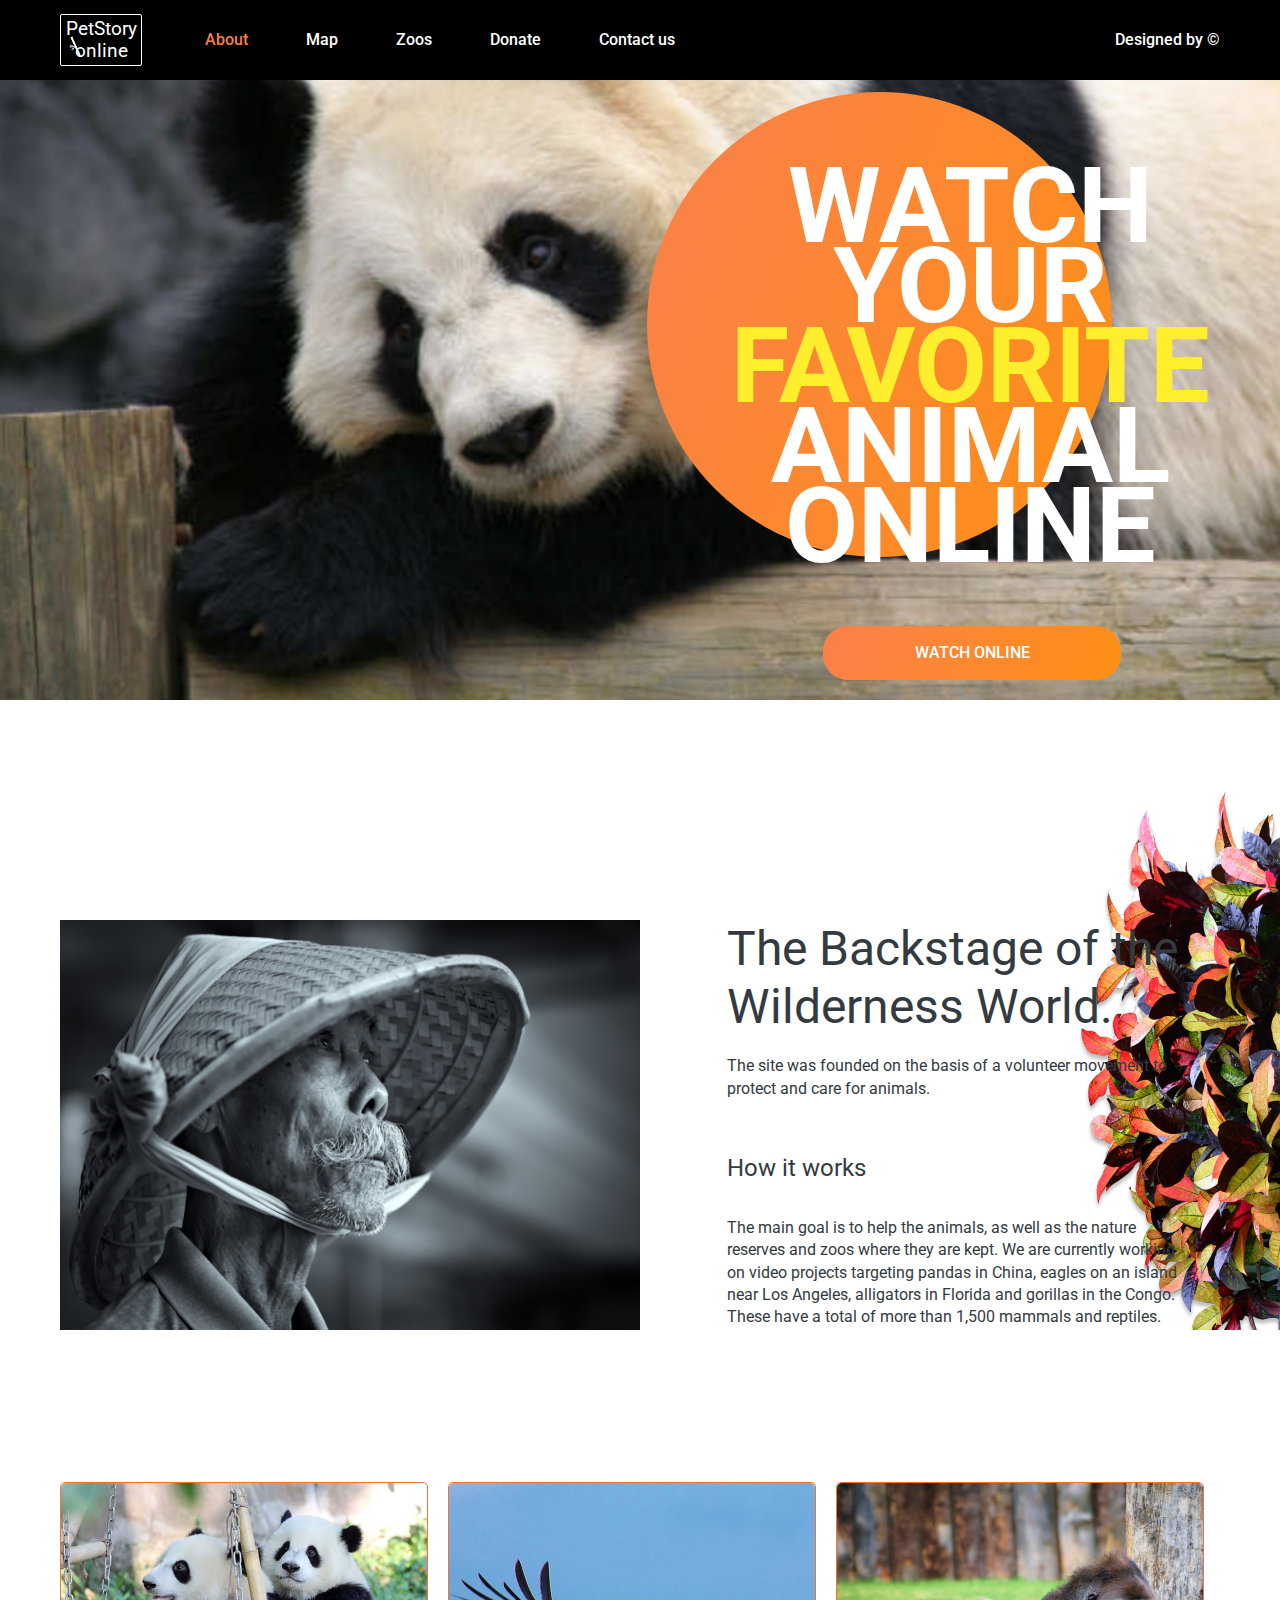
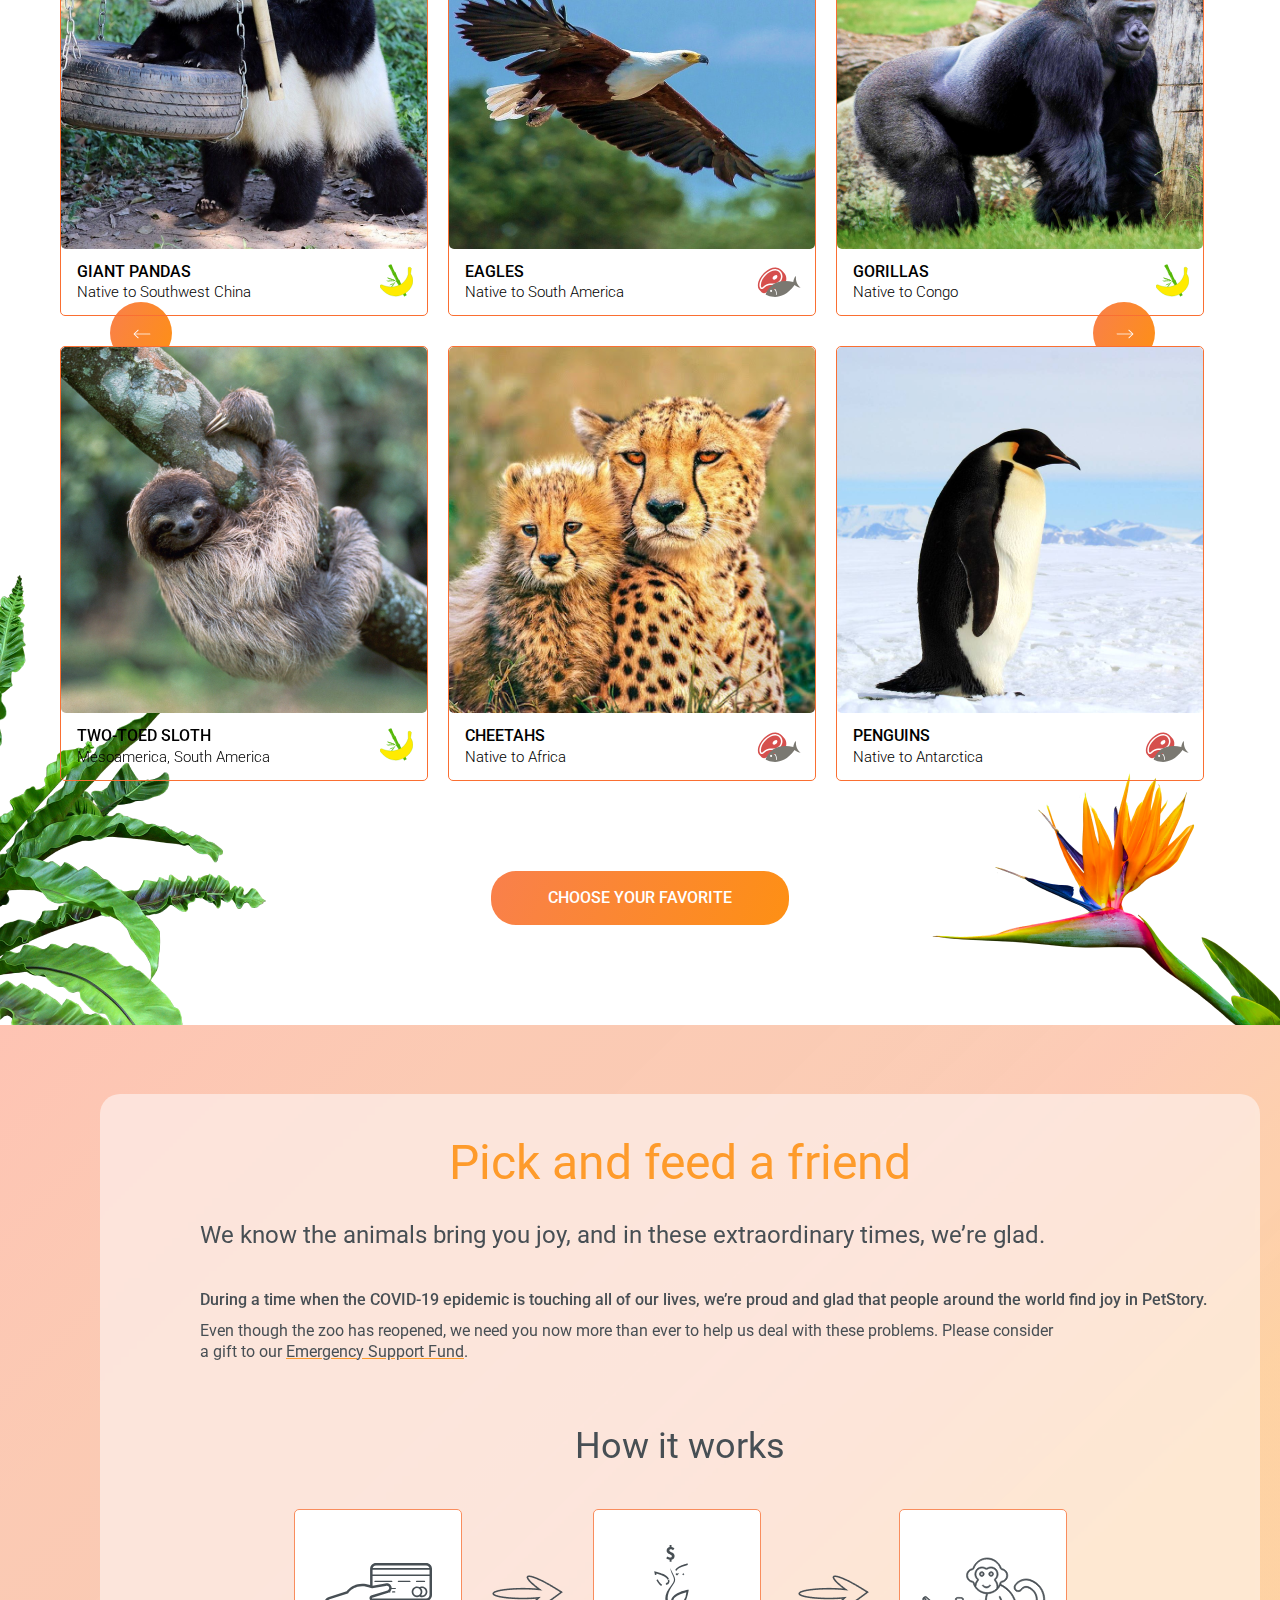
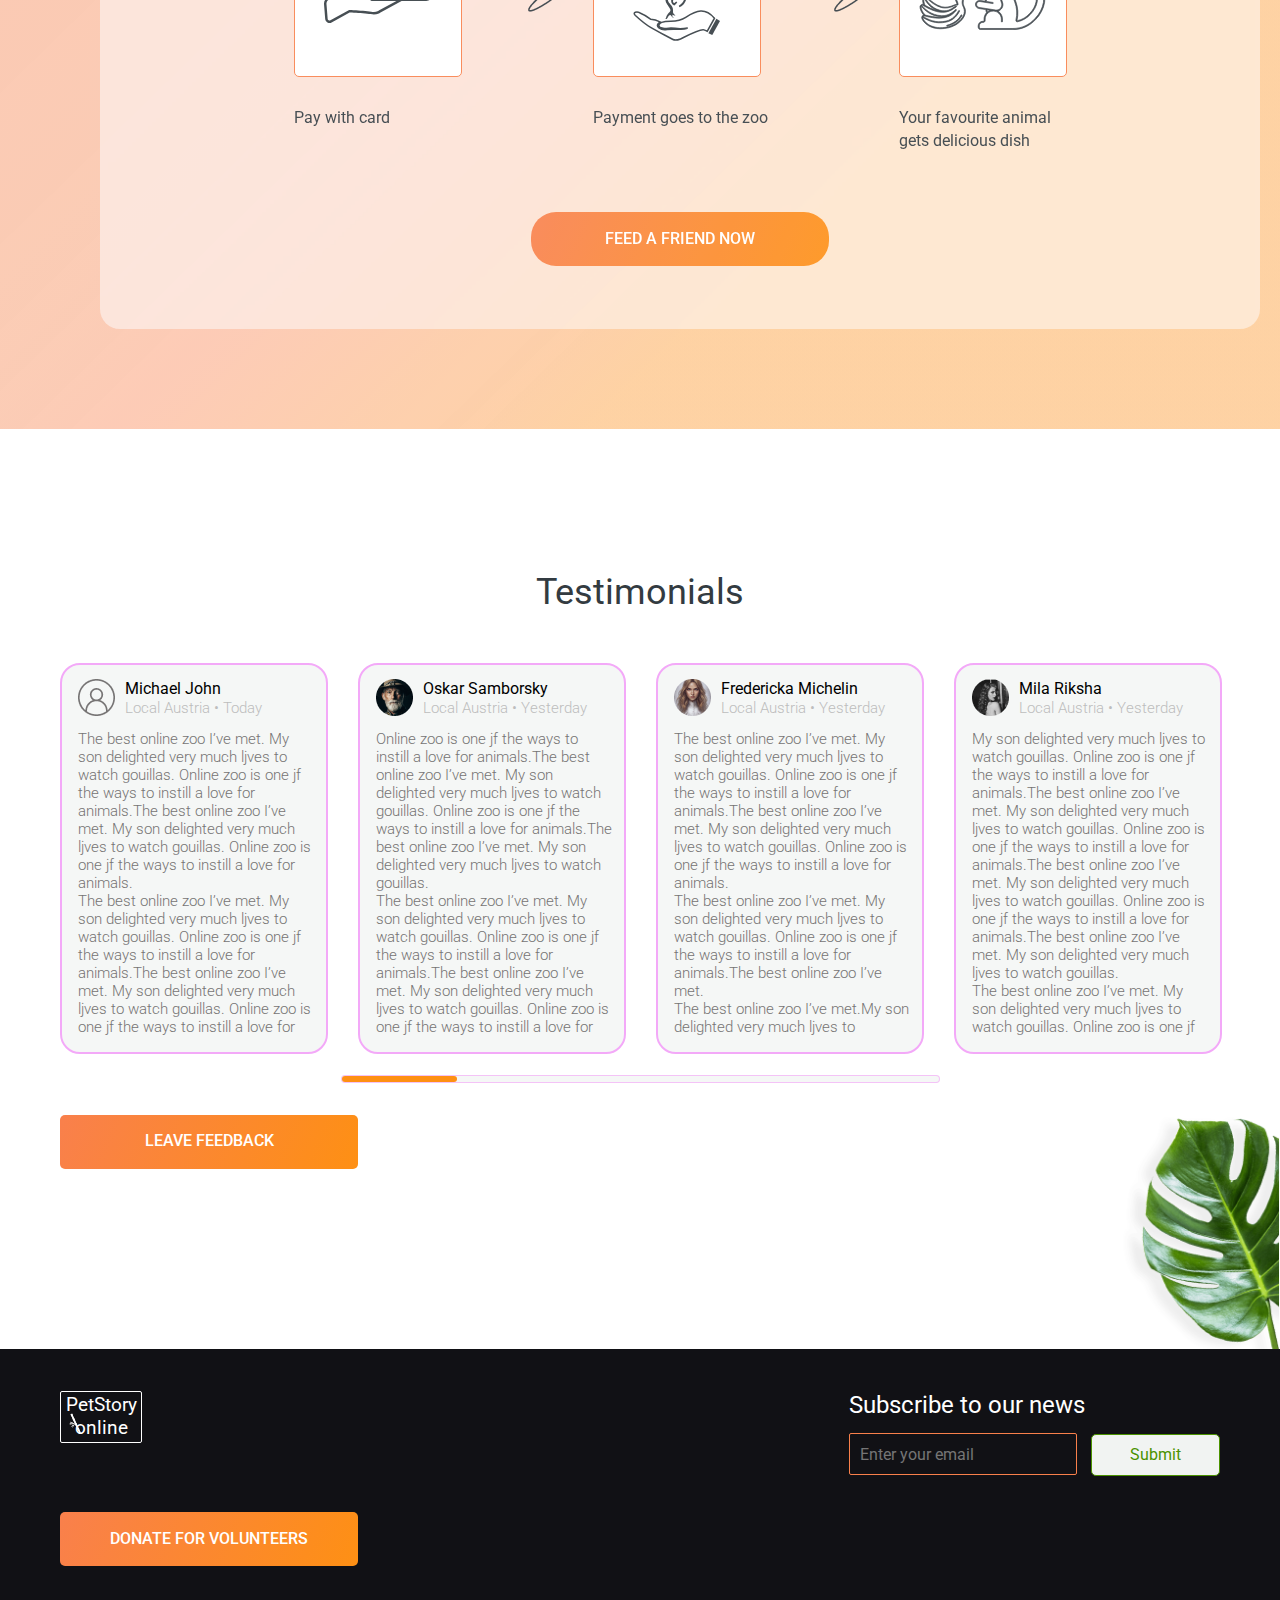
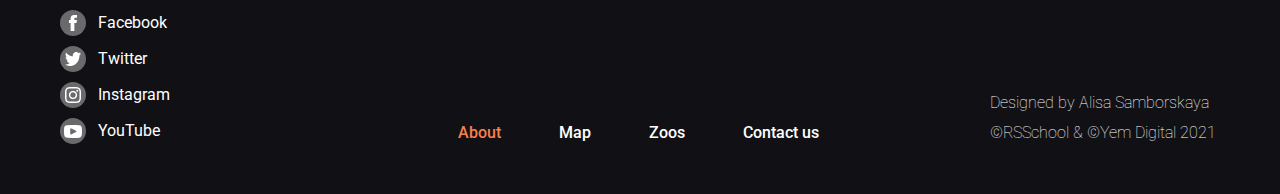
<file: index.html>
<!DOCTYPE html>
<html lang="en">
<head>
    <meta charset="UTF-8">
    <meta http-equiv="X-UA-Compatible" content="IE=edge">
    <meta name="viewport" content="width=device-width, initial-scale=1.0">
    <link rel="stylesheet" href="style.css">
    <link href="https://fonts.googleapis.com/css2?family=Aleo:wght@400;700&amp;family=Red+Hat+Text:ital,wght@0,500;1,400&amp;family=Roboto:wght@100;300;400;500;700;900&amp;display=swap" rel="stylesheet">
    <title>Document</title>
</head>
<body>
    <div class="wrapp">
        <header>
            <div class="container">
                <div class="header">
                    <div class="header-left">
                        <div class="logo-btn">
                                <a class="logo" href="https://viktor-byte.github.io/online-zoo-new/">
                                    <h1>PetStory<br>online</h1>
                                    <img src="./assert/icons/bambooNew.svg" alt="">
                                </a>
                        </div>
                        <nav>
                            <ul>
                                <li><a class="about" href="https://viktor-byte.github.io/online-zoo-new/">About</a></li>
                                <li><a href="">Map</a></li>
                                <li><a href="">Zoos</a></li>
                                <li><a href="./donate.html">Donate</a></li>
                                <li><a href="">Contact us</a></li>
                            </ul>
                        </nav>
                    </div>
                    <div class="text">
                    <a class="text-link" href="https://www.figma.com/file/ypzT9idgAILaSRVRmDAJxn/online-zoo-3-weeks">Designed by ©</a> 
                    </div>
                </div>
            </div>
        </header>
   <main>
            <section class="sec1">
             
                    <div class="elipse"></div>
                    <p>Watch <br>your<br> <span class="favorite">favorite</span><br> animal<br> online</p>
                    <button class="but">watсh online</button>
                   
            </section>
                <section class="backstage">
                    <div class="backstage-container">
                    <div class="backstage-content">
                        <img src="./assert/images/bamboo-cap.png" alt="">
                        <div class="backstage-text">
                            <h2>The Backstage of the Wilderness World.</h2>
                            <p>The site was founded on the basis of a volunteer movement to<br> protect and care for animals.</p>
                            <h3>How it works </h3>
                            <p>The main goal is to help the animals, as well as the nature<br> reserves and zoos where they are kept.
                                 We are currently working<br> on video projects targeting pandas in China, eagles on an island<br> near Los Angeles,
                                 alligators in Florida and gorillas in the Congo.<br> These have a total of more than 1,500 mammals and reptiles.</p>
                        </div>
                    </div>
                </div>
                </section>
                    <section class="animals-card">
                        <div class="arrow arrow-left" href=""><img src="./assert/images/Vector-2.png" alt=""></div>
                        <div class="arrow arrow-right" href=""><img src="./assert/images/Vector-1.png" alt=""></div>
                        <div class="container-animals-card">                          
                        <div class="animals-card-wrapperd">
                            <div class="card">
                                <div class="card-img">
                                    <img src="./assert/images/Rectangle 5.png" alt="">
                                </div>
                                <div class="card-title">
                                    <div class="card-title-text">
                                        <span class="animal-text-1">giant Pandas</span>
                                        <span class="animal-text-2">Native to Southwest China</span>
                                    </div>
                                    <div class="card-title-icon">
                                        <img src="./assert/icons/banana-bamboo_icon.svg" alt="">
                                    </div>
                                </div>
                            </div> 
                                <div class="card">
                                    <div class="card-img">
                                        <img src="./assert/images/Rectangle 5-1.png" alt="">
                                    </div>
                                    <div class="card-title">
                                        <div class="card-title-text">
                                            <span class="animal-text-1">Eagles</span>
                                            <span class="animal-text-2">Native to South America</span>
                                        </div>
                                        <div class="card-title-icon">
                                            <img src="./assert/icons/meet-fish_icon.svg" alt="">
                                        </div>
                                    </div>
                                </div>
                                    <div class="card">
                                        <div class="card-img">
                                            <img src="./assert/images/Rectangle 5-2.png" alt="">
                                        </div>
                                        <div class="card-title">
                                            <div class="card-title-text">
                                                <span class="animal-text-1">Gorillas</span>
                                                <span class="animal-text-2">Native to Congo</span>
                                            </div>
                                            <div class="card-title-icon">
                                                <img src="./assert/icons/banana-bamboo_icon.svg" alt="">
                                            </div>
                                        </div>
                                    </div>
                                        <div class="card">
                                            <div class="card-img">
                                                <img src="./assert/images/Rectangle 5-3.png" alt="">
                                            </div>
                                            <div class="card-title">
                                                <div class="card-title-text">
                                                    <span class="animal-text-1">Two-toed Sloth</span>
                                                    <span class="animal-text-2">Mesoamerica, South America</span>
                                                </div>
                                                <div class="card-title-icon">
                                                    <img src="./assert/icons/banana-bamboo_icon.svg" alt="">
                                                </div>
                                            </div>
                                        </div>
                                            <div class="card">
                                                <div class="card-img">
                                                    <img src="./assert/images/Rectangle 5-4.png" alt="">
                                                </div>
                                                <div class="card-title">
                                                    <div class="card-title-text">
                                                        <span class="animal-text-1">cheetahs</span>
                                                        <span class="animal-text-2">Native to Africa</span>
                                                    </div>
                                                    <div class="card-title-icon">
                                                        <img src="./assert/icons/meet-fish_icon.svg" alt="">
                                                    </div>
                                                </div>
                                            </div>
                                                <div class="card">
                                                    <div class="card-img">
                                                        <img src="./assert/images/Rectangle 5-5.png" alt="">
                                                    </div>
                                                    <div class="card-title">
                                                        <div class="card-title-text">
                                                            <span class="animal-text-1">Penguins</span>
                                                            <span class="animal-text-2">Native to Antarctica</span>
                                                        </div>
                                                        <div class="card-title-icon">
                                                            <img src="./assert/icons/meet-fish_icon.svg" alt="">
                                                        </div>
                                                    </div>
                            </div>
                            <button class="btn but"><a href="">choose your favorite</a></button>
                            <div class="flower-1"></div>
                            <div class="flower-2"></div>

                        </div>
                    </div>
                    </section>
                    <section class="pick">
                        <div class="pick-container">
                            <h2>Pick and feed a friend</h2>
                            <p class="pick-container-text-1">We know the animals bring you joy, and in these extraordinary times, we’re glad.</p>
                            <p class="pick-container-text-2">During a time when the COVID-19 epidemic is touching all of our lives, we’re proud and glad that people around the world find joy in PetStory.</p>
                            <p class="pick-container-text-3">Even though the zoo has reopened, we need you now more than ever to help us deal with these problems. Please consider<br> a gift to our <a class="support-link" href=./donate.html">Emergency Support Fund</a>.</p>
                            <div class="work">
                                <h2>How it works</h2>
                                    <div class="widjet">
                                        <div class="widjet-card">
                                            <div class="widjet-img">
                                                <img src="./assert/icons/pay.svg" alt="">
                                            </div>
                                            <p>Pay with card</p>
                                        </div>
                                            <div class="vector">
                                                <img src="./assert/images/Vector.png" alt="">
                                            </div>
                                        <div class="widjet-card">
                                            <div class="widjet-img">        
                                                 <img src="./assert/icons/zoo.svg" alt="">
                                             </div>
                                            <p>Payment goes to the zoo</p>
                                        </div>
                                            <div class="vector">
                                                <img src="./assert/images/Vector.png" alt="">
                                            </div>
                                        <div class="widjet-card">
                                            <div class="widjet-img"> 
                                                <img src="./assert/icons/monkey.svg" alt="">
                                            </div>
                                            <p>Your favourite animal<br> gets delicious dish</p>
                                        </div>
                                    </div>
                            </div>
                            <button class="btn but"><a href="">Feed a friend now</a></button>
                        </div>
                    </section>
                    <section class="testimonial">
                        <div class="container-testimonial">
                        <h3 class="testimonial-title">Testimonials</h3>
                        <div class="testimonial-wrapper">
                        <div class="testimonial-galary">
                            <div class="testimonial-card">
                                <div class="card-inner">
                                    <div class="card-inner-author">
                                        <div class="card-inner-top-img"><img src="./assert/images/Vectorfreggdg.png" alt=""></div>
                                        <div class="card-inner-top-text">Michael John<br>
                                            <span>Local Austria • Today</span>
                                             </div>
                                    </div>
                                        <p class="testimonial-card-text">The best online zoo I’ve met. My son delighted very much ljves to watch gouillas. Online zoo is one jf the ways to instill a love for animals.The best online zoo I’ve met. My son delighted very much ljves to watch gouillas. Online zoo is one jf the ways to instill a love for animals.<br>
                                            The best online zoo I’ve met. My son delighted very much ljves to watch gouillas. Online zoo is one jf the ways to instill a love for animals.The best online zoo I’ve met. My son delighted very much ljves to watch gouillas. Online zoo is one jf the ways to instill a love for 
                                        </p>
                                </div>
                            </div>
                            <div class="testimonial-card">
                                <div class="card-inner">
                                    <div class="card-inner-author">
                                        <div class="card-inner-top-img"><img src="./assert/images/Ellipse 2.png" alt=""></div>
                                        <div class="card-inner-top-text">Oskar Samborsky<br>
                                            <span>Local Austria • Yesterday</span>
                                             </div>
                                    </div>
                                        <p class="testimonial-card-text">Online zoo is one jf the ways to instill a love for animals.The best online zoo I’ve met. My son delighted very much ljves to watch gouillas. Online zoo is one jf the ways to instill a love for animals.The best online zoo I’ve met. My son delighted very much ljves to watch gouillas.<br> 
                                            The best online zoo I’ve met. My son delighted very much ljves to watch gouillas. Online zoo is one jf the ways to instill a love for animals.The best online zoo I’ve met. My son delighted very much ljves to watch gouillas. Online zoo is one jf the ways to instill a love for 
                                        </p>
                                </div>
                        </div>
                            <div class="testimonial-card">  
                                <div class="card-inner">
                                    <div class="card-inner-author">
                                        <div class="card-inner-top-img"><img src="./assert/images/Ellipse 2-1.png" alt=""></div>
                                        <div class="card-inner-top-text">Fredericka Michelin<br>
                                            <span>Local Austria • Yesterday</span>
                                             </div>
                                    </div>
                                        <p class="testimonial-card-text">The best online zoo I’ve met. My son delighted very much ljves to watch gouillas. Online zoo is one jf the ways to instill a love for animals.The best online zoo I’ve met. My son delighted very much ljves to watch gouillas. Online zoo is one jf the ways to instill a love for animals.<br>
                                            The best online zoo I’ve met. My son delighted very much ljves to watch gouillas. Online zoo is one jf the ways to instill a love for animals.The best online zoo I’ve met.<br> The best online zoo I’ve met.My son delighted very much ljves to  
                                        </p>
                                </div>
                                </div>
                            <div class="testimonial-card"> 
                                <div class="card-inner">
                                    <div class="card-inner-author">
                                        <div class="card-inner-top-img"><img src="./assert/images/Ellipse 2-2.png" alt=""></div>
                                        <div class="card-inner-top-text">Mila Riksha<br>
                                            <span>Local Austria • Yesterday</span>
                                             </div>
                                    </div>
                                        <p class="testimonial-card-text">My son delighted very much ljves to watch gouillas. Online zoo is one jf the ways to instill a love for animals.The best online zoo I’ve met. My son delighted very much ljves to watch gouillas. Online zoo is one jf the ways to instill a love for animals.The best online zoo I’ve met. My son delighted very much ljves to watch gouillas. Online zoo is one jf the ways to instill a love for animals.The best online zoo I’ve met. My son delighted very much ljves to watch gouillas.<br>
                                            The best online zoo I’ve met. My son delighted very much ljves to watch gouillas. Online zoo is one jf 
                                            
                                </div>
                                </div>
                            </div>
                                    <div class="testimonial-line">
                                        <div class="testimonial-line-inner"></div>
                                    </div>
                                </div>
                       <button class="testimonial-btn but"><a href="">leave feedback</a></button>
                    
                </div>
                    <div class="testimonial-flower"></div>
                    </section>
        </main>
        <footer>
            <div class="footer-container">
                <div class="footer-block-1">
                    <div class="logo-btn">
                        <a class="logo" href="https://viktor-byte.github.io/online-zoo-new/">
                            <h1>PetStory<br>online</h1>
                            <img src="./assert/icons/bambooNew.svg" alt="">
                        </a>
                    </div>
                        <div class="footer-input">
                            <h4>Subscribe to our news</h4>
                            <input type="text" placeholder="Enter your email">
                            <button class="input-btn">Submit</button>
                        </div>
                
                </div>
                <div class="footer-bock-2">
                    <button class="testimonial-btn footer-button but"><a href="">donate for volunteers</a></button>
                </div>
                <div class="footer-block-3">
            <div class="footer-media">
                <ul class="footer-media-list">
                    <li>
                        <a href="https://www.facebook.com/" class="footer-media-link">
                            <div class="media-circle">
                                <img  src="./assert/images/Fill 211.png" alt="">
                            </div>
                            <span>Facebook</span>
                        </a>
                    </li>
                    <li>
                        <a href="https://twitter.com/" class="footer-media-link">
                            <div class="media-circle">
                                <img  src="./assert/images/Fill 172.png" alt="">
                            </div>
                            <span>Twitter</span>
                        </a>
                    </li>
                    <li><a href="https://www.instagram.com/?ysclid=l9xfji39r2444387335" class="footer-media-link">
                        <div class="media-circle">
                            <img  src="./assert/images/Fill 166.png" alt="">
                        </div>
                        <span>Instagram</span>
                    </a></li>
                    <li><a href="https://www.youtube.com/" class="footer-media-link">
                        <div class="media-circle">
                            <img  src="./assert/images/Fill 213.png" alt="">
                        </div>
                        <span>YouTube</span>
                    </a></li>
                    
                </ul>
            </div>
            <nav>
                <ul>
                    <li><a class="about" href="">About</a></li>
                    <li><a href="">Map</a></li>
                    <li><a href="">Zoos</a></li>
                    <li><a href="">Contact us</a></li>
                </ul>
            </nav>
            <div class="footer-text">
                <p>Designed by Alisa Samborskaya</p>
                <p>©RSSchool & ©Yem Digital 2021</p>
            </div>
        </div>
        </div>
        </footer>
    </div>
</body>
</html>
</file>
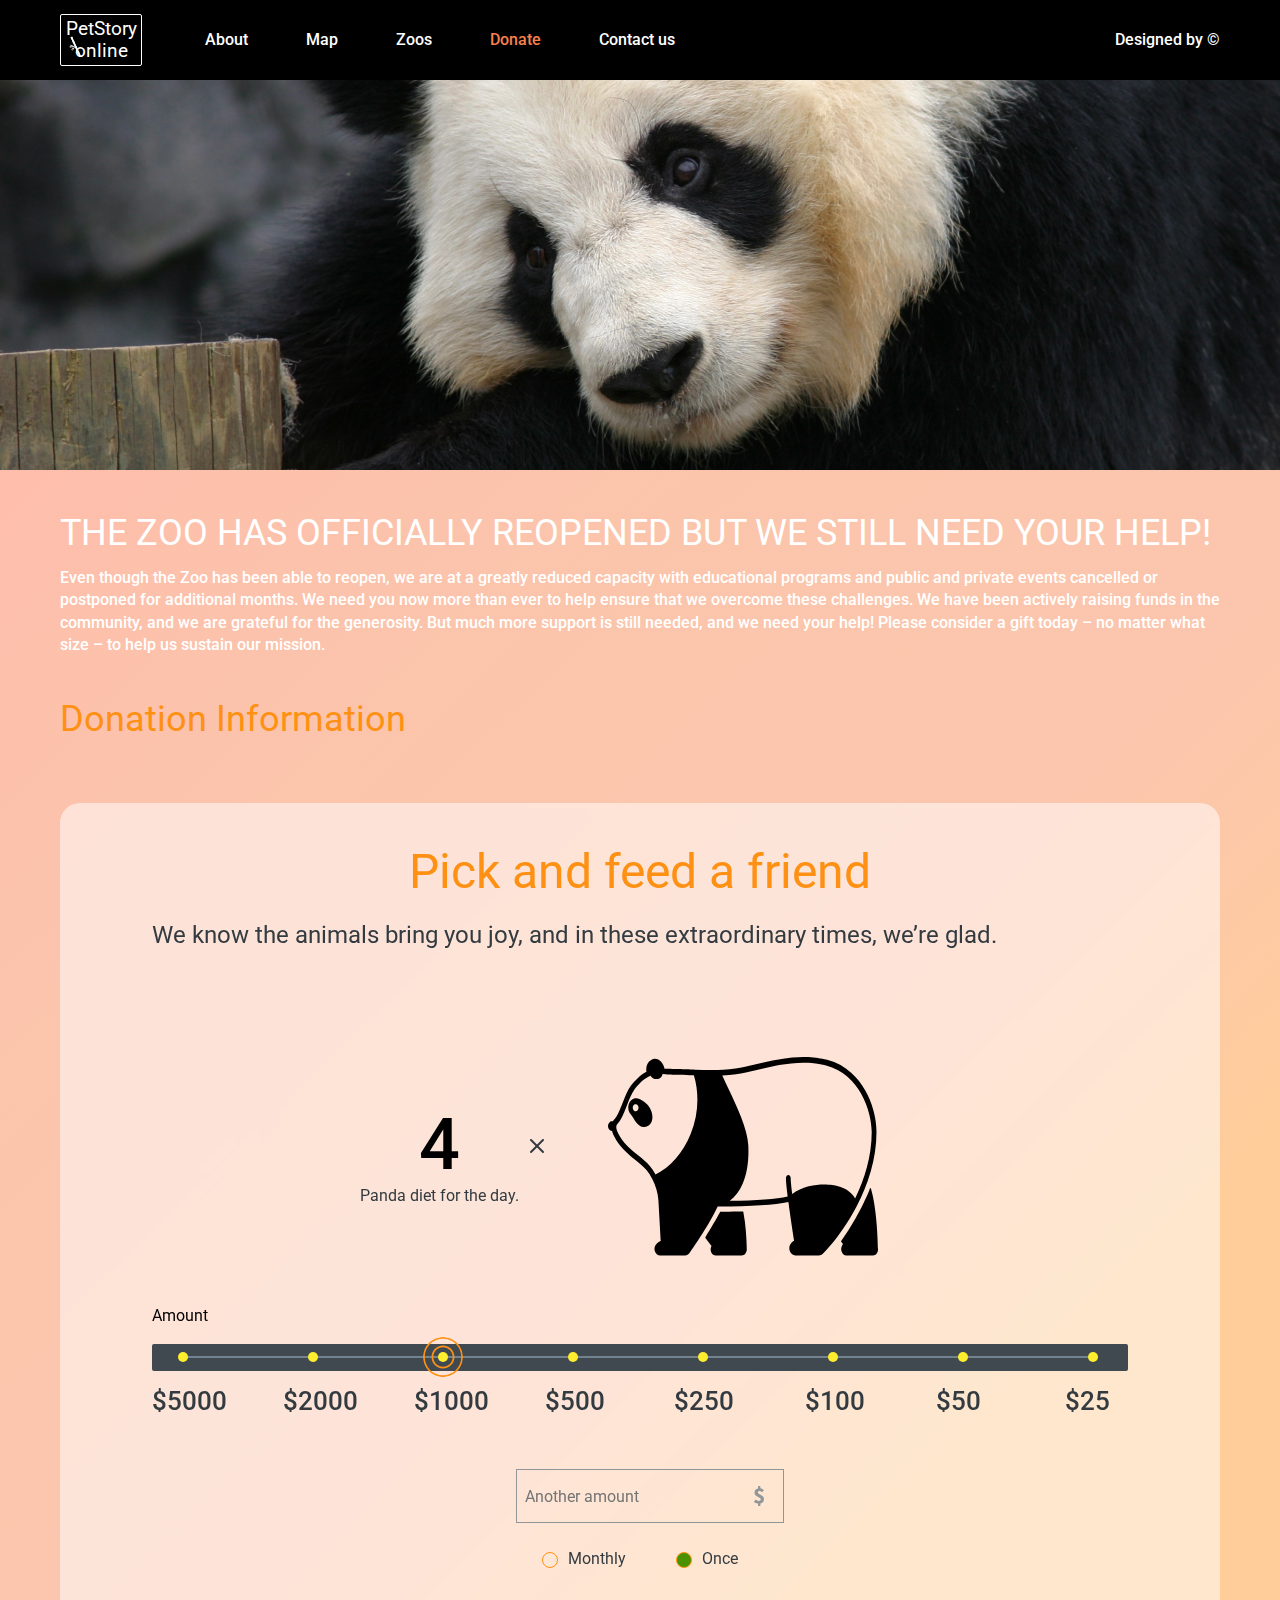
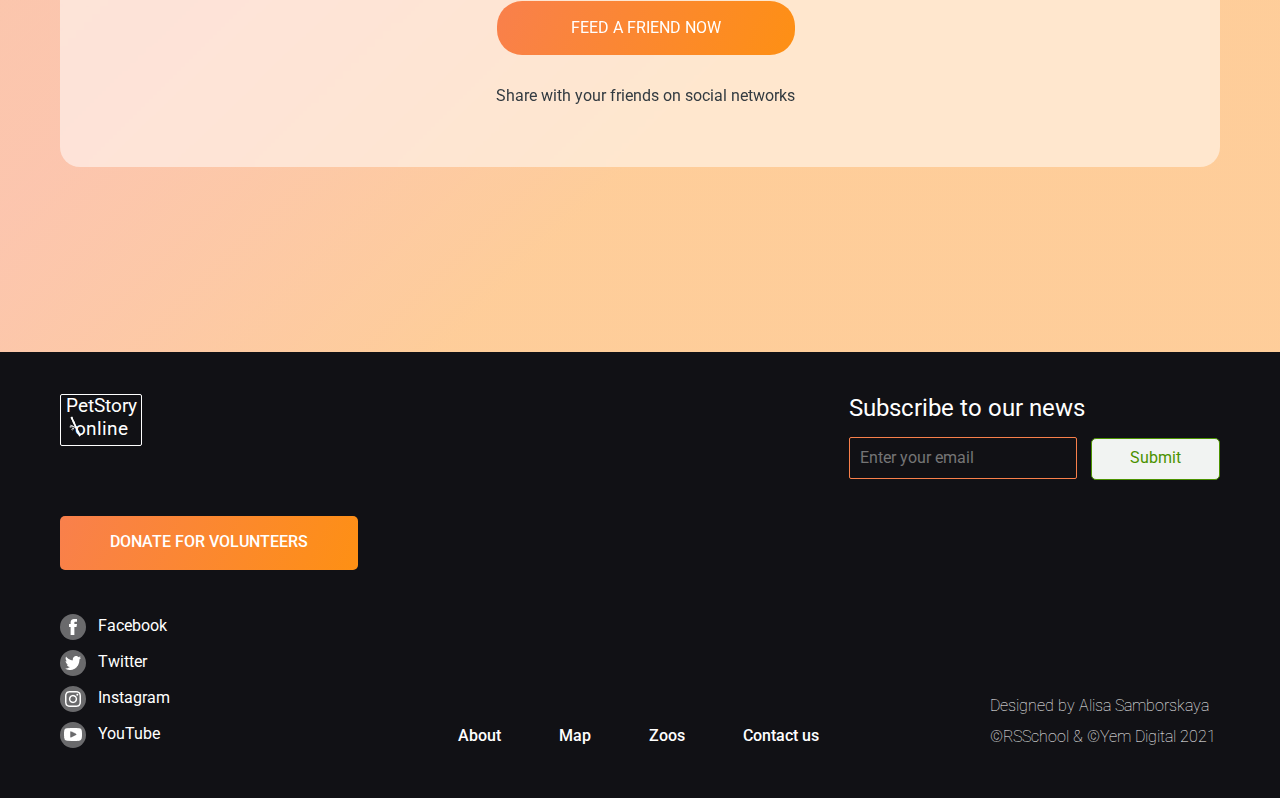
<file: donate.html>
<!DOCTYPE html>
<html lang="en">
<head>
    <meta charset="UTF-8">
    <meta http-equiv="X-UA-Compatible" content="IE=edge">
    <meta name="viewport" content="width=device-width, initial-scale=1.0">
    <link rel="stylesheet" href="styleDonate.css">
    <link href="https://fonts.googleapis.com/css2?family=Aleo:wght@400;700&amp;family=Red+Hat+Text:ital,wght@0,500;1,400&amp;family=Roboto:wght@100;300;400;500;700;900&amp;display=swap" rel="stylesheet">
    <title>Donate</title>
</head>
<body>
    <div class="wrapp">
        <header>
            <div class="container">
                <div class="header">
                    <div class="header-left">
                        <div class="logo-btn">
                                <a class="logo" href="https://viktor-byte.github.io/online-zoo-new/">
                                    <h1>PetStory<br>online</h1>
                                    <img src="./assert/icons/bambooNew.svg" alt="">
                                </a>
                        </div>
                        <nav>
                            <ul>
                                <li><a  href="https://viktor-byte.github.io/online-zoo-new/">About</a></li>
                                <li><a href="">Map</a></li>
                                <li><a href="">Zoos</a></li>
                                <li><a class="donate" href="./donate.html">Donate</a></li>
                                <li><a href="">Contact us</a></li>
                            </ul>
                        </nav>
                    </div>
                    <div class="text">
                    <a class="text-link" href="https://www.figma.com/file/ypzT9idgAILaSRVRmDAJxn/online-zoo-3-weeks">Designed by ©</a> 
                    </div>
                </div>
            </div>
        </header>
        <main>
            <section class="watch-online"></section>
            <section class="feed-friends">
                <div class="feed-friends-container">
                    <div class="text-info">
                        <h3 class="info-title">THE ZOO HAS OFFICIALLY REOPENED BUT WE STILL NEED YOUR HELP!</h3>
                        <p class="info-text">Even though the Zoo has been able to reopen, we are at a greatly reduced capacity with educational programs and public and private events cancelled or<br>
                             postponed for additional months. We need you now more than ever to help ensure that we overcome these challenges. We have been actively raising funds in the<br> community, and we are grateful for the generosity.  But much more support is still needed, and we need your help! Please consider a gift today – no matter what<br>
                             size – to help us sustain our mission.</p>
                        <h3 class="info-name">Donation Information</h3>     
                    </div>
                    <div class="pick-feed">
                        <div class="pick-feed-container">
                            <h2 class="donation-title">Pick and feed a friend</h2>
                            <p class="donation-text">We know the animals bring you joy, and in these extraordinary times, we’re glad.</p>
                                <div class="donation-animal">
                                    <div class="animal-count">
                                        <p class="count">4</p>
                                        <p class="count-text">Panda diet for the day.</p>
                                    </div>
                                    <img class="cross" src="./assert/icons/x_icon.svg" alt="">
                                    <img class="animal-img" src="./assert/icons/panda_widget1.svg" alt="">
                                </div>
                            <p class="amount">Amount</p>
                            <div class="donate-progress">
                                <div class="donate-selects">
                                    <div class="donate-circle"></div>
                                    <div class="donate-circle"></div>
                                    <div class="donate-circle active"><div class="out-circle"></div></div>
                                    <div class="donate-circle"></div>
                                    <div class="donate-circle"></div>
                                    <div class="donate-circle"></div>
                                    <div class="donate-circle"></div>
                                    <div class="donate-circle"></div>
                                </div>
                                <div class="donate-line">
                                    <div class="line"></div>
                                </div>
                            </div>   
                            <div class="price">
                                <div class="price-block-1">
                                    <div class="dollar">$5000</div>
                                    <div class="dollar">$2000</div>
                                    <div class="dollar">$1000</div>
                                    <div class="dollar">$500</div>
                                </div>
                                <div class="price-block-2">
                                    <div class="dollar">$250</div>
                                    <div class="dollar">$100</div>
                                    <div class="dollar">$50</div>
                                </div>
                                     <div class="dollar">$25</div>
                                </div>
                               <form class="input-form" action="">
                                <div class="input-dollar"></div>
                                <input class="input-number" type="number" id="input_amount" placeholder="Another amount">
                                    <div class="radio">
                                        <input type="radio" class="input-circle" id="monthly" name="amound-period" value="monthly">
                                        <span></span>
                                        <label for="monthly" class="radio-container radio-monthly">Monthly</label>
                                        <input type="radio" checked class="input-circle" id="once" name="amound-period" value="once">
                                        <span></span>
                                        <label for="once" class="radio-container">Once</label>
                                    </div>
                                    <button class="btn-feed">Feed a friend now</button>
                                    <p class="donation-info">Share with your friends on social networks </p>
                            </form> 
                            </div>
                        </div>
                    </div>
                </div>
            </section>
        </main>
        <footer>
            <div class="footer-container">
                <div class="footer-block-1">
                    <div class="logo-btn">
                        <a class="logo" href="https://viktor-byte.github.io/online-zoo-new/">
                            <p>PetStory<br>online</p>
                            <img src="./assert/icons/bambooNew.svg" alt="">
                        </a>
                    </div>
                        <div class="footer-input">
                            <h4>Subscribe to our news</h4>
                            <input type="email" placeholder="Enter your email">
                            <button class="input-btn">Submit</button>
                        </div>
                
                </div>
                <div class="footer-bock-2">
                    <button class="testimonial-btn footer-button but"><a href="https://viktor-byte.github.io/online-zoo-new/donate.html">donate for volunteers</a></button>
                </div>
                <div class="footer-block-3">
            <div class="footer-media">
                <ul class="footer-media-list">
                    <li>
                        <a href="https://www.facebook.com/" class="footer-media-link">
                            <div class="media-circle">
                                <img  src="./assert/images/Fill 211.png" alt="">
                            </div>
                            <span class="media-text">Facebook</span>
                        </a>
                    </li>
                    <li>
                        <a href="https://twitter.com/" class="footer-media-link">
                            <div class="media-circle">
                                <img  src="./assert/images/Fill 172.png" alt="">
                            </div>
                            <span class="media-text">Twitter</span>
                        </a>
                    </li>
                    <li><a href="https://www.instagram.com/?ysclid=l9xfji39r2444387335" class="footer-media-link">
                        <div class="media-circle">
                            <img  src="./assert/images/Fill 166.png" alt="">
                        </div>
                        <span class="media-text">Instagram</span>
                    </a></li>
                    <li><a href="https://www.youtube.com/" class="footer-media-link">
                        <div class="media-circle">
                            <img  src="./assert/images/Fill 213.png" alt="">
                        </div>
                        <span class="media-text">YouTube</span>
                    </a></li>
                    
                </ul>
            </div>
            <nav>
                <ul>
                    <li><a class="about" href="https://viktor-byte.github.io/online-zoo-new/">About</a></li>
                    <li><a href="">Map</a></li>
                    <li><a href="">Zoos</a></li>
                    <li><a href="">Contact us</a></li>
                </ul>
            </nav>
            <div class="footer-text">
                <p>Designed by Alisa Samborskaya</p>
                <p>©RSSchool & ©Yem Digital 2021</p>
            </div>
        </div>
        </div>
        </footer>
    </div> 
</body>
</html>
</file>
<file: style.css>
*{
    margin: 0;
    padding: 0;
    text-decoration: none;
    list-style: none;
    font-family: "Roboto", sans-serif;
    font-style: normal;
    box-sizing: border-box;
    }
button{
        cursor: pointer;
}
.but:hover{
    background: #E47209;
}
main {
    display: block;
    font-family: 'Roboto';
    font-style: normal;
}
li a:hover{
    color:#F9804B;
}
h3{
    font-family: 'Roboto';
    font-style: normal;
    font-weight: 400;
    font-size: 36px;
    line-height: 130%;
    text-align: center;
    color: #333B41;
}
.wrapp{
    max-width: 1600px;
    min-height: 100%;
    overflow: hidden;
    margin: auto;
}
.container{
    max-width: 1160px;
    margin: 0 auto;
    height:80px;
  
}
header{
    background-color: #000000;
}
.header{
    display: flex;
    flex-direction: row;
    justify-content: space-between;
    padding-top: 14px;
    align-items: center;
}
.header-left{
    display: flex;
    justify-content: space-between;
    gap: 63px;
    text-align: center;
    align-items: center;
}
.logo-btn{
    display: flex;
    flex-direction: row;
    justify-content: space-between;
}
.logo{
    width: 82px;
    height: 52px;
    border: 0.5px solid #FFFFFF;
    border-radius: 2px;
    position: relative;
    font-family: 'Roboto';
    font-style: normal;
    font-weight: 400;
    font-size: 19.0145px;
    line-height: 120%;
    text-align: center;
}
.logo img{
    position: absolute;
    left: 8px;
    top: 21px;
}
.logo h1{
    font-style: normal;
    font-weight: 400;
    font-size: 19.0145px;
    line-height: 120%;
    text-align: center;
    color: #FFFFFF;
    padding-top: 2.5px;
}
ul{
    display: flex;
    gap:58px;
    align-items: center;
    padding-inline-start: 0;
    justify-content: center;
}
a{
    font-family: 'Roboto';
    font-style: normal;
    font-weight: 500;
    font-size: 16px;
    line-height: 140%;
    color: #FFFFFF;
    text-decoration: none;
    text-align: center;
    /* text-transform: uppercase; */
}
/* a span{
    font-family: 'Roboto';
    font-style: normal;
    font-weight: 400;
    font-size: 19.0145px;
    line-height: 120%
} */
.text{
    font-family: 'Roboto';
    font-style: normal;
    font-weight: 500;
    font-size: 16px;
    line-height: 140%;
    color: #FFFFFF;
}
.text-link:hover{
    color: #F9804B;
}

/* a img{
    position: absolute;
    width: 7.03px;
    height: 20.98px;
    left: 13.23px;
    top: 24.64px;
    border-style: none;
} */
.about{
    color:#F9804B;
}
.sec1{
    background: url(./assert/images/Giant\ Panda.png);
    background-repeat: no-repeat;
    position: relative;
    background-position: center;
    background-position-y: center;
    background-position-y: -80px;
    background-size: cover;
    height: 700px;
}
.sec1 p{
    position: absolute;
    width: 500.31px;
    height: 400px;
    left: calc(50% - 500.31px/2 + 330.15px);
    top: 86px;
    font-family: 'Roboto';
    font-style: normal;
    font-weight: 700;
    font-size: 106.496px;
    line-height: 75%;
    text-align: center;
    text-transform: uppercase;
    color: #FFFFFF;
}
.favorite{
    color: #FFEE2E;
}
.elipse{
    background: url(./assert/images/Ellipse\ 6.png);
    position: absolute;
    width: 465px;
    height: 465px;
    left: calc(50% - 465px/2 + 239.5px);
    top: 12px;
    background: linear-gradient(113.96deg, #F9804B 1.49%, #FE9013 101.44%);
    border-radius: 50%;
}
.sec1 button{
    position: absolute;
    width: 298px;
    height: 54px;
    left: calc(50% - 298px/2 + 332px);
    top: 546px;
    background: linear-gradient(113.96deg, #F9804B 1.49%, #FE9013 101.44%);
    border-radius: 25px;
    font-family: 'Roboto';
    font-style: normal;
    font-weight: 500;
    font-size: 16px;
    line-height: 140%;
    text-align: center;
    text-transform: uppercase;
    color: #FFFFFF;
    border: none;
}
.backstage{
    background: url(./assert/images/flower_foto1.png);
    background-position-x: 100%;
    background-repeat: no-repeat;
}
.backstage-container{
    max-width: 1160px;
    margin: 0 auto;
}

.backstage-content{
    display: flex;
    gap: 87px;
    padding-top: 140px;
}
.backstage-content img{
    width: 580px;
    height: 410px;
    backdrop-filter: blur(2px);
}
.backstage-text{
    display: flex;
    flex-direction: column;
    align-items: flex-start;
}
.backstage-text h2{
    font-family: 'Roboto';
    font-style: normal;
    font-weight: 400;
    font-size: 48px;
    line-height: 120%;
    color: #333B41;
    margin-bottom: 20px;
}
.backstage-text p{
    font-family: 'Roboto';
    font-style: normal;
    font-weight: 400;
    font-size: 16px;
    line-height: 140%;
    color: #333B41;
}
.backstage-text h3{
    font-family: 'Roboto';
    font-style: normal;
    font-weight: 400;
    font-size: 24px;
    line-height: 120%;
    color: #333B41;
    margin-bottom: 34px;
    margin-top: 54px;
}
.animals-card-wrapperd{
    display: flex;
    flex-direction: row;
    flex-wrap: wrap;
    gap:30px 20px;
    margin-top: 152px;
}
.container-animals-card{
    max-width: 1160px;
    margin: 0 auto;
    padding-bottom: 100px;
}
.card{
    border: 1px solid #FA6F32;
    border-radius: 5px;
    position: relative;
    z-index:2 ;
    cursor: pointer;
}
.card-title{
    transition: 0.75s;
}
.card:hover .card-img img{
    opacity: 0.7;
} 
.card:hover .card-title {
    transform: translate(0, -200px);
}

.card-img img{
    border-radius: 5px;
}
.animals-card{
    position: relative;
}
.arrow{
    width: 62px;
    height: 62px;
    background: linear-gradient(113.96deg, #F9804B 1.49%, #FE9013 101.44%);
    border-radius: 50%;
    cursor: pointer;
}
.arrow img{
    padding: 27px 23px;
}
.arrow:hover{
background:#E47209 ;
}
.arrow-left{
    position: absolute;
    left: 110px;
    top: 420px;
}
.arrow-right{
    position: absolute;
    right: 125px;
    top: 420px;
}
.flower-1{
    position: absolute;
    background: url(./assert/images/palm_foto.png) no-repeat;
    background-size: contain;
    width: 292px;
    height: 460px;
    bottom: 0;
    left: 0;
    z-index: 1;
}
.flower-2{
    position: absolute;
    background: url(./assert/images/strelitzia\ 1.png) no-repeat;
    background-size: contain;
    width: 368px;
    height: 275px;
    bottom: 0;
    right: 0;
}
.animal-text-1{
    font-family: 'Roboto';
    font-style: normal;
    font-weight: 500;
    font-size: 16px;
    line-height: 140%;
    text-transform: uppercase;
    color: #000000;
}
.animal-text-2{
    font-family: 'Roboto';
    font-style: normal;
    font-weight: 300;
    font-size: 15px;
    line-height: 120%;
    color: #000000;
}

.card-title-text{
    display: flex;
    flex-direction: column;
    line-height: 1.15;
    padding-top: 8px;
    padding-bottom: 14px;
}
.card-title{
    display: flex;
    flex-direction: row;
    justify-content: space-between;
    padding-left: 16px;
    padding-right: 14px;
    align-items:center;
}
.testimonial{
    position: relative;
}
.container-testimonial{
    max-width: 1160px;
    margin: 0 auto;
    padding-bottom: 180px;
    margin-top: 140px;
}
.testimonial-flower{
    background: url(./assert/images/leav_foto.png);
    background-size: contain;
    background-repeat: no-repeat;
    width: 400px;
    height: 400px;
    position: absolute;
    bottom: -130px;
    right: -157px;
    z-index: 1;
}
.testimonial-card{
    width: 268px;
    height: 391px;
    background: #F5F7F6;
    border-radius: 20px;
    border: 2px solid rgba(243, 169, 248);
}
.testimonial-galary{
    margin-top: 47px;
    width: 1160px;
    margin: auto;
    display: flex;
    gap: 30px;
}
.testimonial-wrapper{
    display: flex;
    flex-direction: column;
    align-items: center;
}
.card-inner{
    width: 268px;
    height: 391px;
    padding: 14px 16px;
}
.testimonial-card-text{
    font-family: 'Roboto';
    font-style: normal;
    font-weight: 300;
    font-size: 15px;
    line-height: 120%;
    color: #767474;
}
.card-inner-author{
    display: flex;
    flex-direction: row;
    gap: 10px;
    margin-bottom: 10px;
}
.testimonial-title{
    margin-bottom: 47px;
    font-family: 'Roboto';
    font-style: normal;
    font-weight: 400;
    font-size: 36px;
    line-height: 130%;
    text-align: center;
    color: #333B41;
}
.card-inner-top-text{
    font-family: 'Roboto';
    font-style: normal;
    font-weight: 400;
    font-size: 16px;
    line-height: 120%;
    color: #000000;
}
.card-inner-top-text span{
    font-family: 'Roboto';
    font-style: normal;
    font-weight: 300;
    font-size: 15px;
    line-height: 120%;
    color: #BDBDBD;
}
.testimonial-line{
    width: 599px;
    height: 8px;
    top: 506px;
    background: #F5F7F6;
    border-radius: 5px;
    margin: 0 auto;
    margin-top: 21px;
    border: 0.5px solid rgba(243, 169, 248, 0.66);
}
.testimonial-line-inner{
    width: 115.19px;
    height: 6px;
    margin-top: 0.5px;
    top: 507px;
    background: #FE9013;
    border-radius: 5px;
}
.testimonial-btn{
    width: 298px;
    height: 54px;
    background: linear-gradient(113.96deg, #F9804B 1.49%, #FE9013 101.44%);
    border-radius: 5px;
    border: none;
    margin-top: 32px;
}
.testimonial-btn a{
    font-family: 'Roboto';
    font-style: normal;
    font-weight: 500;
    font-size: 16px;
    line-height: 140%;
    text-align: center;
    text-transform: uppercase;
    color: #FFFFFF;
    }
.pick{
    background: linear-gradient(315.75deg, rgba(254, 210, 144, 0.7) 30.06%, #FEBDAB 100.95%, rgba(254, 210, 144, 0.7) 106.36%), linear-gradient(315.75deg, rgba(254, 189, 171, 0.74) 30.06%, rgba(243, 169, 248, 0.66) 50.74%, #E0D8F0 80.49%, #EAF7FE 127.9%, #EAF7FE 149.54%), linear-gradient(315.75deg, rgba(254, 189, 171, 0.74) 30.06%, rgba(243, 169, 248, 0.66) 50.74%, #E0D8F0 80.49%, #EAF7FE 127.9%, #EAF7FE 149.54%);
    opacity: 0.9;
    height: 1004px;
    padding: 69px 100px;
}
.pick-container{
    background: rgba(253, 253, 255, 0.52);
    backdrop-filter: blur(2px);
    border-radius: 20px;
    margin: 0 auto;
    width: 1160px;
    height: 835px;
    display: flex;
    flex-direction: column;
    padding-top: 40px;
    padding-bottom: 60px;
}
.pick-container h2{
    font-family: 'Roboto';
    font-style: normal;
    font-weight: 400;
    font-size: 48px;
    line-height: 120%;
    text-align: center;
    color: #FE9013;
    margin-bottom: 30px;
}
.pick-container-text-1{
    font-family: 'Roboto';
    font-style: normal;
    font-weight: 400;
    font-size: 24px;
    line-height: 120%;
    color: #333B41;
    margin-bottom: 40px;
    padding-left: 100px;
}
.pick-container-text-2{
    font-family: 'Roboto';
    font-style: normal;
    font-weight: 500;
    font-size: 16px;
    line-height: 130%;
    color: #333B41;
    margin-bottom: 10px;
    padding-left: 100px;
}
.pick-container-text-3{
    font-family: 'Roboto';
    font-style: normal;
    font-weight: 400;
    font-size: 16px;
    line-height: 130%;
    color: #333B41;
    margin-bottom: 60px;
    padding-left: 100px;
}
.work h2{
    font-family: 'Roboto';
    font-style: normal;
    font-weight: 400;
    font-size: 36px;
    line-height: 130%;
    color: #333B41;
    margin-bottom: 40px;
}
.support-link{
    text-decoration: underline #FE9013;
    font-family: 'Roboto';
    font-style: normal;
    font-weight: 400;
    font-size: 16px;
    line-height: 130%;
    color: #333B41;
}
.vector{
    height: 168px;
    display: flex;
    align-items: center;
    justify-content: center;
}
.widjet{
    display: flex;
    flex-direction: row;
    justify-content: center;
    gap: 30px;
    margin: 0 auto;
}
.widjet-img{
    width: 168px;
    height: 168px; 
    border: 1px solid #F9804B;   
    background: #FFFFFF;
    border-radius: 5px;
    display: flex;
    align-items: center;
    justify-content: center;
}
.widjet-card p{
    padding-top: 30px;
    font-weight: 400;
    font-size: 16px;
    line-height: 140%;
    color: #333B41;
}
.btn{
    display: block;
    margin: 0 auto;
    width: 298px;
    height: 54px;
    background: linear-gradient(113.96deg, #F9804B 1.49%, #FE9013 101.44%);
    border-radius: 25px;
    margin-top: 60px;
    border: none;
    text-transform: uppercase;
}
footer{
    background: #111115;
    z-index: 2;
    position: relative;
}
.footer-block-1{
    display: flex;
    flex-direction: row;
    justify-content: space-between;
}
.footer-input h4{
    font-weight: 400;
    font-size: 24px;
    line-height: 120%;
    color: #FFFFFF;
    padding-bottom: 14px;
}
.footer-input input{
    border-radius: 2px;
    border: 0.7px solid #F9804B;
    background: #111115;
    width: 228px;
    height: 42px;
    font-size: 16px;
    line-height: 140%;
    color: #BDBDBD;
    padding-left: 10px;
}
.input-btn{
    width: 129px;
    height: 42px;
    margin-left: 10px;
    color: #4B9200;
    font-weight: 400;
    font-size: 16px;
    line-height: 140%;
    background: #F1F3F2;
    border: 1px solid #4B9200;
    border-radius: 5px;
}
.input-btn:hover{
    background: #a2aeb9;
}
.footer-block-3{
    display: flex;
    flex-direction: row;
    gap: 171px;
    align-items: flex-end;
    margin-top: 44px;
}
.footer-block-3 nav{
    padding-left: 117px;
}
.footer-media-list{
    display: flex;
    flex-direction: column;
    align-items: flex-start;
    gap: 10px;
}
.footer-media-link{
    display: flex;
    gap:12px;
    align-items: center;
}
.footer-media-link span:hover{
    color: #F9804B;
}
.footer-media-link span{
    font-family: 'Roboto';
    font-style: normal;
    font-weight: 400;
    font-size: 16px;
    line-height: 140%;
    color: #FFFFFF;
}
.media-circle{
    width: 26px;
    height: 26px;
    border-radius: 50%;
    background: rgba(196, 196, 196, 0.5);
    display: flex;
    align-items: center;
    justify-content: center;
}
.footer-container{
    width: 1160px;
    margin: auto;
    padding-bottom:50px ;
    padding-top: 42px;
}
.footer-text{
    display: flex;
    flex-direction: column;
    gap: 10px;
    font-weight: 100;
    font-size: 16px;
    line-height: 130%;
    color: #FFFFFF;
}
.footer-button{
    margin-top: 36px;
}
</file>
<file: styleDonate.css>
* {
    margin: 0;
    padding: 0;
    text-decoration: none;
    list-style: none;
    font-family: "Roboto", sans-serif;
    font-style: normal;
    box-sizing: border-box;
}
button {
    cursor: pointer;
}
.container {
    max-width: 1160px;
    margin: 0 auto;
}
    li a:hover{
    color:#F9804B;
}
h3{
    font-family: 'Roboto';
    font-style: normal;
    font-weight: 400;
    font-size: 36px;
    line-height: 130%;
    text-align: center;
    color: #333B41;
}
.wrapp{
    max-width: 1600px;
    min-height: 100%;
    overflow: hidden;
    margin: auto;
}
.container{
    max-width: 1160px;
    margin: 0 auto;
    height:80px;
  
}
header{
    background-color: #000000;
}
.header{
    display: flex;
    flex-direction: row;
    justify-content: space-between;
    padding-top: 14px;
    align-items: center;
}
.header-left{
    display: flex;
    justify-content: space-between;
    gap: 63px;
    text-align: center;
    align-items: center;
}
.logo-btn{
    display: flex;
    flex-direction: row;
    justify-content: space-between;
}
.logo{
    width: 82px;
    height: 52px;
    border: 0.5px solid #FFFFFF;
    border-radius: 2px;
    position: relative;
    font-family: 'Roboto';
    font-style: normal;
    font-weight: 400;
    font-size: 19.0145px;
    line-height: 120%;
    text-align: center;
}
.logo img{
    position: absolute;
    left: 8px;
    top: 21px;
}
.logo h1{
    font-style: normal;
    font-weight: 400;
    font-size: 19.0145px;
    line-height: 120%;
    text-align: center;
    color: #FFFFFF;
    padding-top: 2.5px;
}
ul{
    display: flex;
    gap:58px;
    align-items: center;
    padding-inline-start: 0;
    justify-content: center;
}
a{
    font-family: 'Roboto';
    font-style: normal;
    font-weight: 500;
    font-size: 16px;
    line-height: 140%;
    color: #FFFFFF;
    text-decoration: none;
    text-align: center;
}

.text{
    font-family: 'Roboto';
    font-style: normal;
    font-weight: 500;
    font-size: 16px;
    line-height: 140%;
    color: #FFFFFF;
}
.text-link:hover{
    color: #F9804B;
}

.donate{
    color:#F9804B;
}
.watch-online{
    background: url(./assert/images/panda_bg.png);
    width: 100%;
    height: 390px;
}
.feed-friends{
    background:  linear-gradient(315.75deg, rgba(254, 210, 144, 0.7) 30.06%, #FEBDAB 100.95%, rgba(254, 210, 144, 0.7) 106.36%), linear-gradient(315.75deg, rgba(254, 189, 171, 0.74) 30.06%, rgba(243, 169, 248, 0.66) 50.74%, #E0D8F0 80.49%, #EAF7FE 127.9%, #EAF7FE 149.54%), linear-gradient(315.75deg, rgba(254, 189, 171, 0.74) 30.06%, rgba(243, 169, 248, 0.66) 50.74%, #E0D8F0 80.49%, #EAF7FE 127.9%, #EAF7FE 149.54%);;
    height: 1482px;
}
.feed-friends-container{
    max-width: 1160px;
    margin: 0 auto;
    padding-bottom: 180px;
    padding-top: 40px;
}
.text-info{
    display: flex;
    flex-direction: column;
    align-items: start;
}
.info-title{
    font-weight: 400;
    font-size: 36px;
    line-height: 130%;
    color: #FFFFFF;
    margin-bottom: 10px;
}
.info-text{
    font-weight: 500;
    font-size: 16px;
    line-height: 140%;
    color: #FFFFFF;
    margin-bottom: 40px;
}
.info-name{
    font-weight: 400;
    font-size: 36px;
    line-height: 130%;
    color: #FE9013;
    margin-bottom: 60px;
}
.pick-feed{
    background: rgba(255, 255, 255, 0.52);
    backdrop-filter: blur(2px);
    border-radius: 20px;
    width: 100%;
    height: 964px;
}
.pick-feed-container{
    padding: 40px 92px 62px 92px;
}
.donation-title{
    font-weight: 400;
    font-size: 48px;
    line-height: 120%;
    color: #FE9013;
    margin-bottom: 20px;
    text-align: center;
}
.donation-text{
    font-weight: 400;
    font-size: 24px;
    line-height: 120%;
    color: #333B41;
    margin-bottom: 60px;
}
.donation-animal{
    display: flex;
    flex-direction: row;
    gap: 11px;
    justify-content: center;
    align-items: center;
    margin-right: 29px;
}
.animal-count{
    margin-top: 58px;
}
.count{
    text-align: center;
    margin-bottom: 11px;
    font-weight: 500;
    font-size: 72px;
    line-height: 80%;
    text-align: center;
    text-transform: uppercase;
    color: #000000;
}
.count-text{
    font-weight: 400;
    font-size: 16px;
    line-height: 140%;
    text-align: center;
    color: #333B41;
}
.cross{
    margin-top: 26px;
}
.animal-img{
    margin-left:53px ;
}
.amount{
    margin-top: 49px;
    font-weight: 400;
    font-size: 16px;
    line-height: 140%;
    color: #000000;
}
.donate-progress{
    margin-top: 17px;
    position: relative;
    width: 100%;
    height: 27px;
    background: #404950;
    border-radius: 2px;
}
.donate-selects{
    display: flex;
    flex-direction: row;
    justify-content: space-between;
    width: 100%;
    padding: 0 30px 0 26px;
    padding-top: 8px;
}
.donate-circle{
    background: #FFEE2E;
    width: 10px;
    height: 10px;
    border-radius: 50%;
    z-index: 1;
}
.donate-circle:hover{
    cursor: pointer;
}
.active{
    position: relative;
}
.out-circle{
    background: url(./assert/icons/roller_icon.svg);
    margin: 0;
    width: 40px;
    height: 40px;
    border-radius: 50%;
    position: absolute;
    top: -15px;
    left: -15px;
    cursor: pointer;
}
.out-circle{
    background: url(./assert/icons/roller_icon.svg);
    height: 40px;
    width: 40px;
}
.donate-line{
    width: 100%;
    height: 2px;
    position: absolute;
    z-index: 0;
    top: 12px;
    padding: 0 31px;
}
.line{ 
    background: #72828E;
    width: 915px;
    height: 2px;
}
.price{
    margin-top: 12px;
    display: flex;
    flex-direction: row;
}
.price-block-1{
    display: flex;
    flex-direction: row;
    gap: 56px;
    margin-right: 69px;
}
.price-block-2{
    display: flex;
    flex-direction: row;
    gap: 71px;
    margin-right: 84px;
}
.dollar{
    font-weight: 500;
    font-size: 26px;
    line-height: 140%;
    text-transform: uppercase;
    color: #333B41;
}
.input-form{
    display: flex;
    flex-direction: column;
    align-items: center;
    margin-top: 50px;
    position: relative;
}
.input-dollar{
    background: url(./assert/icons/Vectordollar.svg);
    width: 10px;
    height: 20px;
    position: absolute;
    top: 17px;
    left: 602px;
}
.input-number{
    width: 268px;
    height: 54px;
    padding: 10px 7px 10px 8px;
    margin-left: 20px;
    background: rgba(0, 0, 0, 0);
    border: 1px solid #929699;
    font-weight: 400;
    font-size: 16px;
    line-height: 140%;
    color: #929699;
}
.radio{
    display: flex;
    align-items: center;
    margin-top: 25px;
    gap: 10px;
}
.radio-container{
    font-weight: 400;
    font-size: 16px;
    line-height: 140%;
    color: #333B41;
}
.radio-monthly{
    margin-right: 40px;
}
.input-circle{
    display: none;
}
label{
    cursor: pointer;
}
.radio span{
    display: inline-block;
    width: 16px;
    height: 16px;
    border: 1px solid #FE9013;
    border-radius: 50%;
    line-height: 140%;
    cursor: pointer;
}
.radio input:checked + span {
    background: #4B9200 ;
}
.btn-feed{
    cursor: pointer;
    font-size: 16px;
    color: #FFFFFF;
    width: 298px;
    height: 54px;
    background: linear-gradient(113.96deg, #F9804B 1.49%, #FE9013 101.44%);
    border-radius: 25px;
    border: none;
    text-transform: uppercase;
    margin-top: 30px;
    margin-left: 12px;
}
.btn-feed:hover{
    background: #E47209;
}
.but:hover{
    background: #E47209;
}
.testimonial-btn{
    width: 298px;
    height: 54px;
    background: linear-gradient(113.96deg, #F9804B 1.49%, #FE9013 101.44%);
    border-radius: 5px;
    border: none;
    margin-top: 32px;
}
.testimonial-btn a{
    font-family: 'Roboto';
    font-style: normal;
    font-weight: 500;
    font-size: 16px;
    line-height: 140%;
    text-align: center;
    text-transform: uppercase;
    color: #FFFFFF;
    }
.donation-info{
    font-weight: 400;
    font-size: 16px;
    line-height: 140%;
    color: #333B41;
    margin-top: 30px;
    margin-left: 11px;
}
footer{
    background: #111115;
    z-index: 2;
    position: relative;
}
.footer-block-1{
    display: flex;
    flex-direction: row;
    justify-content: space-between;
}
.footer-input h4{
    font-weight: 400;
    font-size: 24px;
    line-height: 120%;
    color: #FFFFFF;
    padding-bottom: 14px;
}
.footer-input input{
    border-radius: 2px;
    border: 0.7px solid #F9804B;
    background: #111115;
    width: 228px;
    height: 42px;
    font-size: 16px;
    line-height: 140%;
    color: #BDBDBD;
    padding-left: 10px;
}
.input-btn{
    width: 129px;
    height: 42px;
    margin-left: 10px;
    color: #4B9200;
    font-weight: 400;
    font-size: 16px;
    line-height: 140%;
    background: #F1F3F2;
    border: 1px solid #4B9200;
    border-radius: 5px;
}
.input-btn:hover{
    background: #a2aeb9;
}
.footer-block-3{
    display: flex;
    flex-direction: row;
    gap: 171px;
    align-items: flex-end;
    margin-top: 44px;
}
.footer-block-3 nav{
    padding-left: 117px;
}
.footer-media-list{
    display: flex;
    flex-direction: column;
    align-items: flex-start;
    gap: 10px;
}
.footer-media-link{
    display: flex;
    gap:12px;
    align-items: center;
}

.footer-media-link:hover .media-circle{
    background: #4B9200;
}
.footer-media-link:hover .media-text{
    color: #4B9200;
}
.footer-media-link span{
    font-family: 'Roboto';
    font-style: normal;
    font-weight: 400;
    font-size: 16px;
    line-height: 140%;
    color: #FFFFFF;
}
.media-circle{
    width: 26px;
    height: 26px;
    border-radius: 50%;
    background: rgba(196, 196, 196, 0.5);
    display: flex;
    align-items: center;
    justify-content: center;
}
.footer-container{
    width: 1160px;
    margin: auto;
    padding-bottom:50px ;
    padding-top: 42px;
}
.footer-text{
    display: flex;
    flex-direction: column;
    gap: 10px;
    font-weight: 100;
    font-size: 16px;
    line-height: 130%;
    color: #FFFFFF;
}
.footer-button{
    margin-top: 36px;
}
</file>
